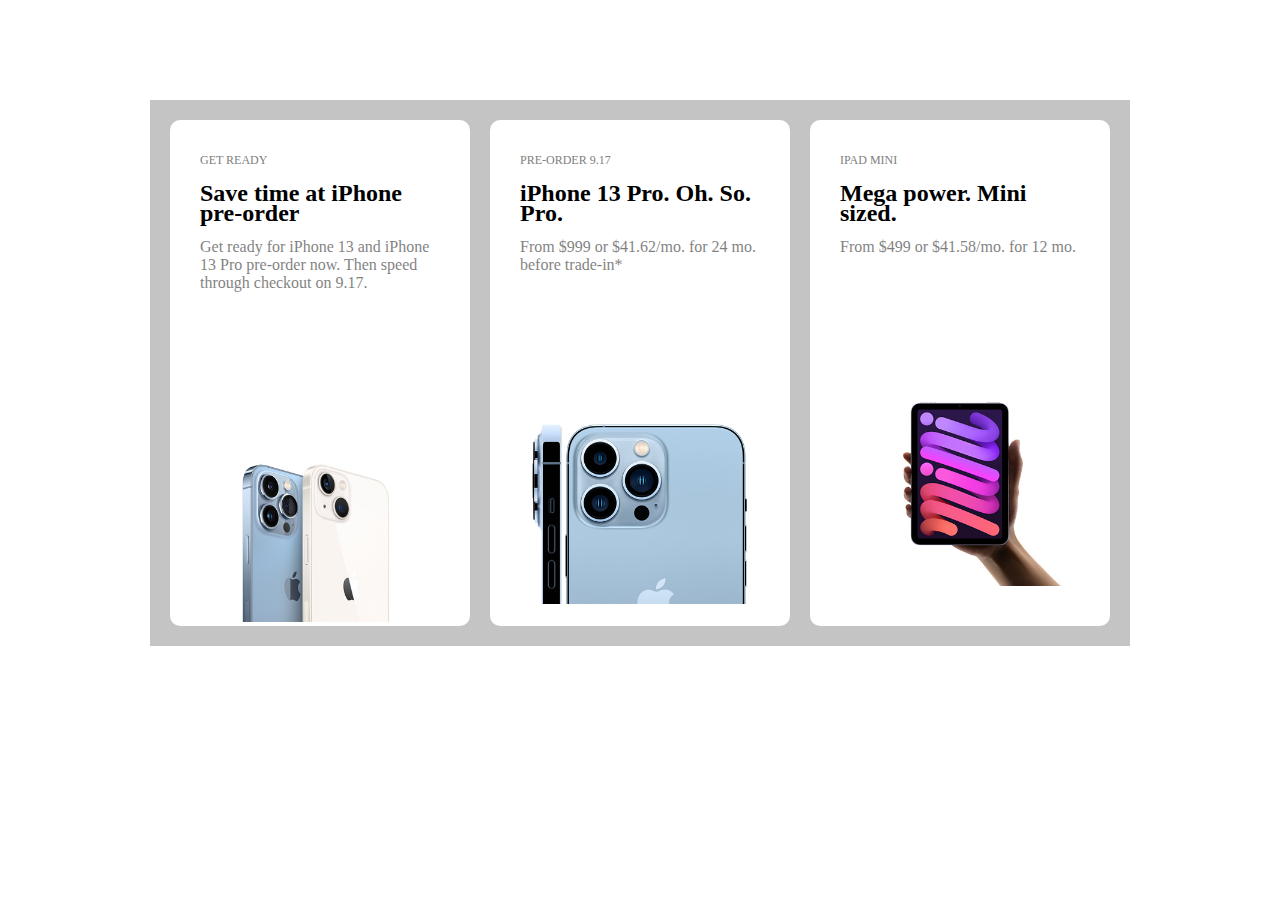
<file: 2/index.html>
<!DOCTYPE html>
<html lang="en">
    <head>
        <meta charset="UTF-8">
        <meta http-equiv="X-UA-Compatible" content="IE=edge">
        <meta name="viewport" content="width=device-width, initial-scale=1.0">
        <title>2</title>
        <link rel="stylesheet" href="css/style.css">
    </head>
    <body>
        <div class="container"></div>
        <script src="./data.js"></script>
    </body>
</html>
</file>
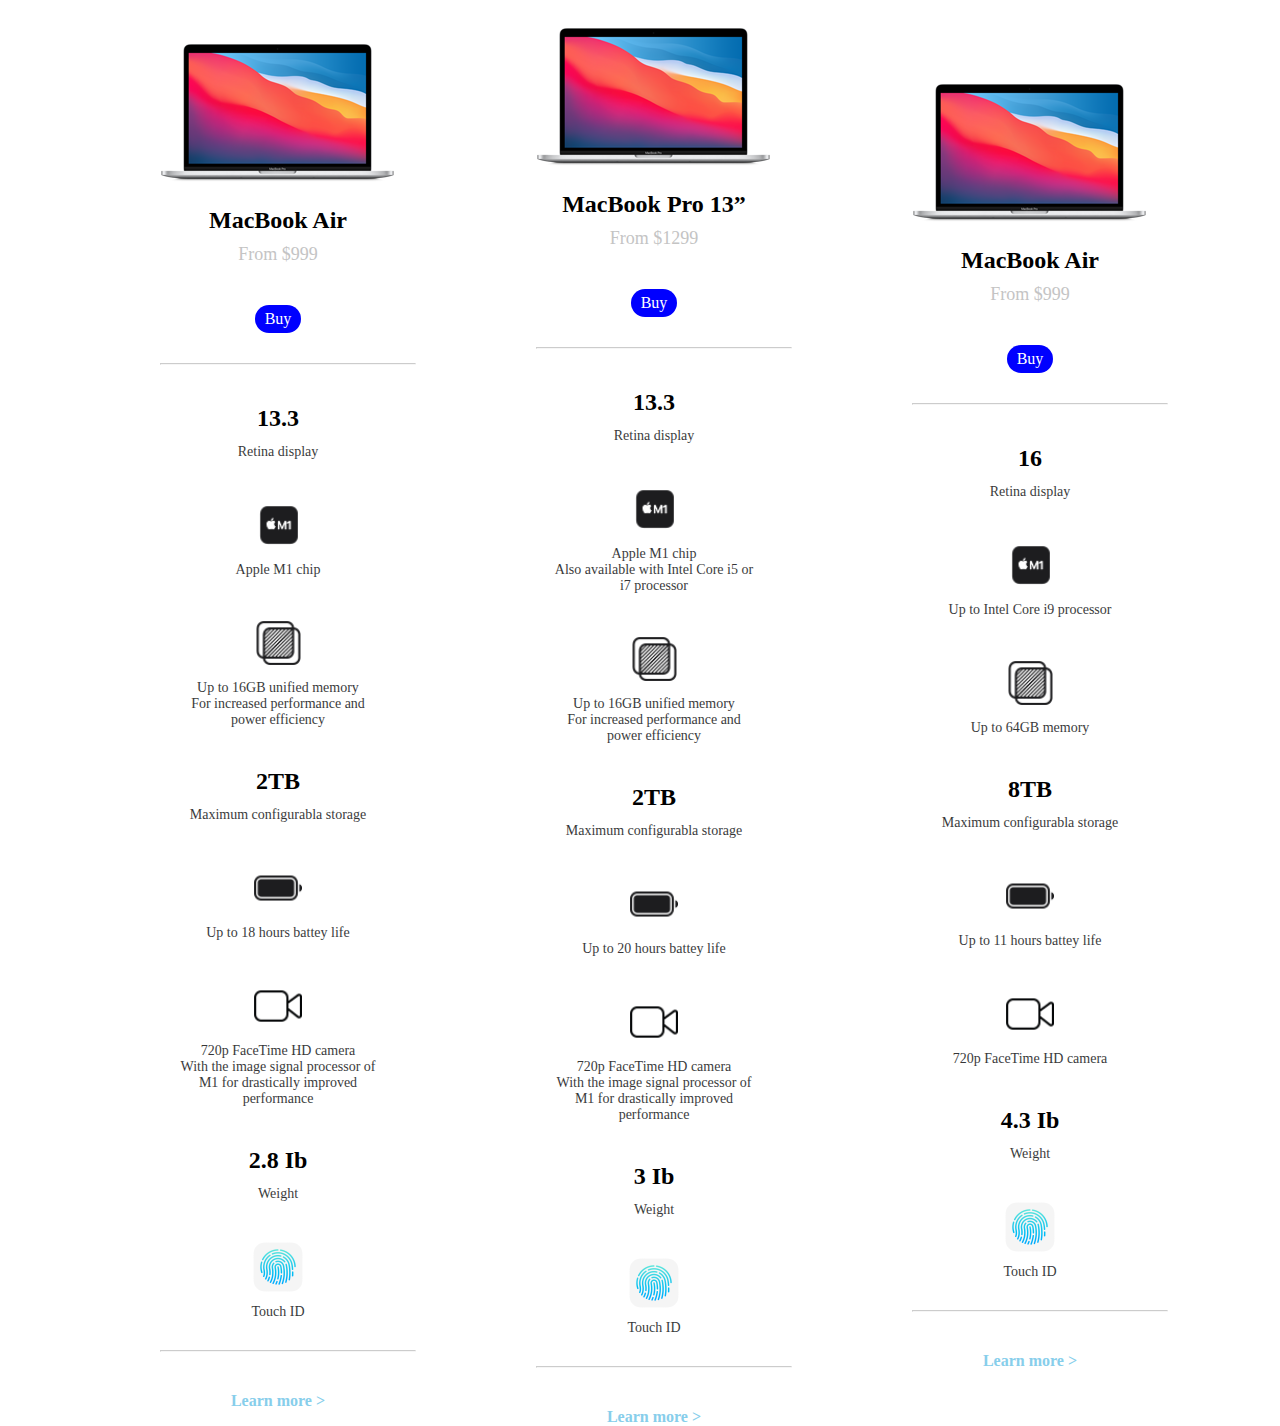
<file: 3/3/mac.html>
<!DOCTYPE html>
<html lang="en">
    <head>
        <meta charset="UTF-8">
        <meta http-equiv="X-UA-Compatible" content="IE=edge">
        <meta name="viewport" content="width=, initial-scale=1.0">
        <title>3</title>
        <link rel="stylesheet" href="./css/mac.css">
    </head>
    <body>
        <div class="container">
            <script src="./data.js"></script>
        </body>
    </html>
</file>
<file: 2/css/style.css>
* {
    margin: 0;
    padding: 0;
    box-sizing: border-box;
}

.container {
    max-width: 980px;
    margin: 0 auto;
    background-color: #c4c4c4;
    padding: 20px;
    display: flex;
    gap: 20px;
    margin-top: 100px;
}

.card {
    width: 300px;
    background-color: white;
    border-radius: 10px;
}

.card__preview img {
    width: 300px;
    height: 300px;
    background-position: center;
    object-fit: contain;
}

.card__characters {
    padding: 30px;
}

.card__characters span {
    font-size: 12px;
    color: grey;
}

.card__characters h2 {
    margin-top: 15px;
    line-height: 20px;
}

.card__characters p {
    font-style: 12px;
    margin-top: 15px;
    opacity: 0.5;
}
</file>
<file: 3/3/css/mac.css>
* {
    margin: 0;
    padding: 0;
    box-sizing: border-box;
}

.container {
    margin: 0 auto;
    max-width: 1000px;
    display: flex;
    align-items: center;
    align-content: center;
    justify-content: space-between;
    flex-flow: row nowrap;
    gap: 100px;
}

.column {
    text-align: center;
}

.mac__title {
    font-size: 24px;
    margin-top: 20px;
}

.mac__price {
    font-size: 18px;
    color: #c4c4c4;
    margin-top: 10px;
}

.mac__colors {
    margin-top: 20px;
}

.mac__colors span {
    cursor: pointer;
    display: flex;
    display: inline-block;
    width: 20px;
    height: 20px;
    background-color: black;
    border-radius: 50%;
}

.mac__colors span:first-child {
    background-color: #C7C8CA;
}

.mac__colors span:nth-child(2) {
    background-color: #B1B2B7;
}

.mac__colors span:last-child {
    background-color: #E3CCB4;
}

.mac__buy {
    all: unset;
    background-color: blue;
    color: white;
    padding: 5px 10px;
    border-radius: 20px;
    margin-top: 20px;
}

.mac__line {
    margin: 0 auto;
    opacity: 0.5;
    margin-top: 30px;
    margin-left: 20px;
}

.box {
    display: block;
    margin-top: 40px;
    text-align: center;
    justify-content: center;
}

.box__title {
    font-size: 14px;
    color: #040506;
    opacity: 0.8;
}

.box__pretitle {
    font-size: 24px;
    margin-bottom: 10px;
}

.box__img {
    width: 50px;
    height: 50px;
    margin-right: auto;
    margin-left: auto;
    display: block;
    margin-bottom: 10px;
    object-fit: contain;
}

.box__desc {
    font-size: 14px;
    color: #040506;
    opacity: 0.8;
    max-width: 200px;
    margin: auto;
}

.mac__learn {
    margin-top: 40px;
    color: skyblue;
}
</file>
